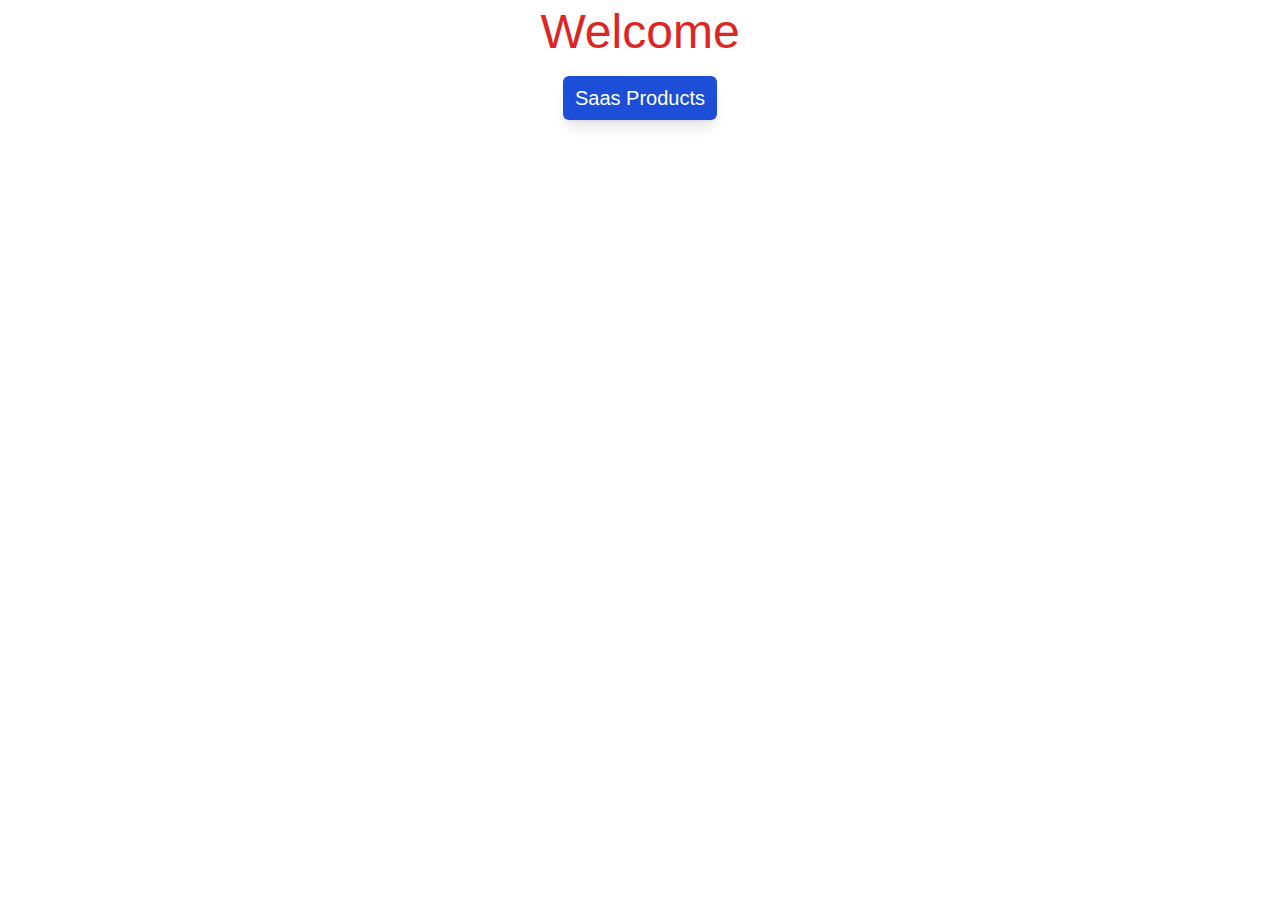
<file: index.html>
<!DOCTYPE html>
<html lang="en">
<head>
    <meta charset="UTF-8">
    <meta http-equiv="X-UA-Compatible" content="IE=edge">
    <meta name="viewport" content="width=device-width, initial-scale=1.0">
    <link rel="stylesheet" href="https://cdnjs.cloudflare.com/ajax/libs/font-awesome/6.3.0/css/all.min.css">
    <title>Landing page</title>
    <link rel="stylesheet" href="css/main.css">
</head>
<body>
    <main>
        <div class="bg-white p-2">
            <div class="flex justify-center">
                <div class="container text-center">
                    <h1 class="text-5xl text-red-600 mb-5">Welcome</h1>
                    <a class="display: inline-block shadow-lg rounded-md pt-2 pb-2 px-3 bg-blue-700 text-white font-light text-xl" href="products.html">Saas Products</a>
                </div>
            </div>
        </div>
    </main>
    <script src="script.js"></script>
</body>
</html>

<h1 class="text-6xl"></h1>
</file>
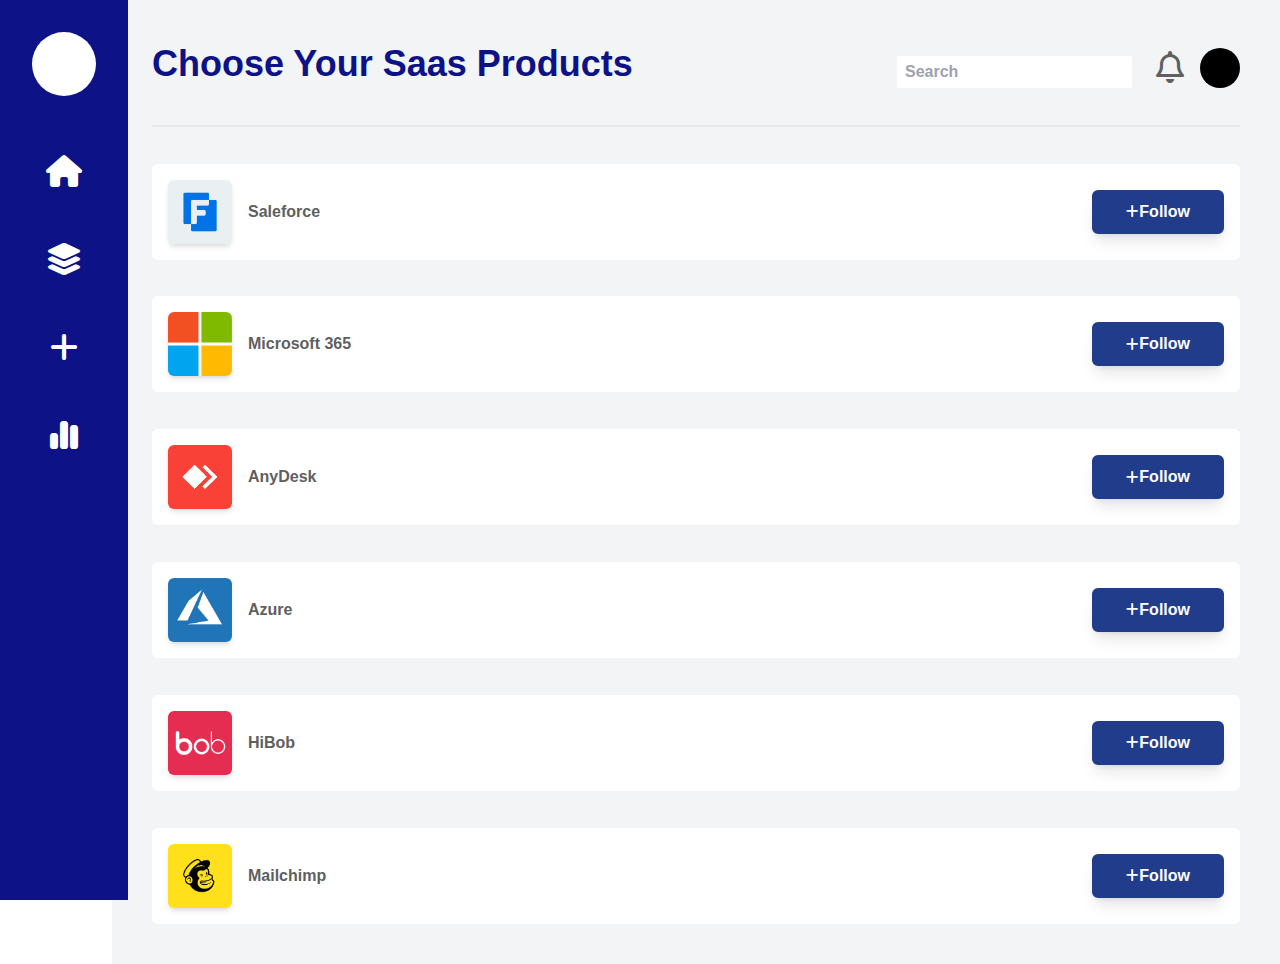
<file: products.html>
<!DOCTYPE html>
<html lang="en">
<head>
    <meta charset="UTF-8">
    <meta http-equiv="X-UA-Compatible" content="IE=edge">
    <meta name="viewport" content="width=device-width, initial-scale=1.0">
    <link rel="stylesheet" href="https://cdnjs.cloudflare.com/ajax/libs/font-awesome/6.3.0/css/all.min.css">
    <title>Saas Products Page</title>
    <link rel="stylesheet" href="css/main.css">
</head>
<body class="min-h-screen">
    <div class="wrapper">
        <div class="sidebar fixed top-0 bottom-0 left-0 p-2 text-center bg-sideBarColor max-w-[10rem]">
            <header>
                <nav class="p-6 flex flex-col items-center space-y-16">
                    <a class="rounded-full bg-white px-8 py-8" href="#"></a>
                    <a href="#"><i class="fa-sharp fa-solid fa-house fa-2xl" style="color: #ffffff;"></i></a>
                    <a href="#"><i class="fa-sharp fa-solid fa-layer-group fa-2xl" style="color: #ffffff;"></i></a>
                    <a href="#"><i class="fa-solid fa-plus fa-2xl" style="color: #ffffff;"></i></a>
                    <a href="#"><i class="fa-solid fa-chart-simple fa-2xl" style="color: #ffffff;"></i></a>
                </nav>
            </header>
        </div>
    
        <main class="content overflow-hidden">
            <div class="bg-gray-100 ml-28 p-10 space-y-[2.3rem]">
                <div class="font-medium flex lg:flex-row md:flex-row md:text-left md: xs:flex-col xs:text-center justify-between items-center bg-gray-100">
                    <div class="">
                        <h1 class="lg:text-4xl xs:text-2xl md:text-4xl font-semibold md:text-left sm:text-center text-sideBarColor">Choose Your Saas Products</h1>
                    </div>
                    <div class="flex lg:flex-row md:flex-row xs:flex-col items-center space-x-6 space-y-2">
                        <div>
                            <form class="mt-4" action="POST">
                                <input class="rounded-sm px-2 py-1 font-semibold" type="search" placeholder="Search" name="search" id="search">
                            </form>
                        </div>
                        
                        <div class="flex flex-row items-center space-x-4">
                            <a href="#"><i class="fa-regular fa-bell fa-2xl" style="color: #5f5f5f;"></i></a>
                            <a class="rounded-full bg-black px-5 py-5" href="#"></a>
                        </div>
                    </div>
                </div>
                <div class="border-b-2"></div>
                
                <div class="space-y-[2.3rem]">
                    <div class="flex bg-white rounded-md items-center justify-between p-4 xs:flex-col lg:flex-row md:flex-row">
                        <div class="flex space-x-4 lg:mb-0 xs:mb-4 items-center">
                            <img class="max-w-[4rem] rounded-md shadow-md" src="./images/saleforce.jpg" alt="">
                            <p class="text-base font-semibold text-paragraphColor">Saleforce</p>
                        </div>
                        <a href="#" class="follow-btn rounded-md py-2 px-8 bg-btnColor shadow-lg flex items-center border-2 border-btnColor">
                            <i class="fa-solid fa-plus fa-sm" style="color: #ffffff;"></i>
                            <p class="text-white font-semibold text-base">Follow</p>
                        </a>
                    </div>
    
                    <div class="flex bg-white rounded-md items-center justify-between p-4 xs:flex-col lg:flex-row md:flex-row">
                        <div class="flex space-x-4 lg:mb-0 xs:mb-4 items-center">
                            <img class="max-w-[4rem] rounded-md shadow-md" src="./images/microsoft.png" alt="">
                            <p class="text-base font-semibold text-paragraphColor">Microsoft 365</p>
                        </div>
                        <a href="#" class="follow-btn rounded-md py-2 px-8 bg-btnColor shadow-lg flex items-center border-2 border-btnColor">
                            <i class="fa-solid fa-plus fa-sm" style="color: #ffffff;"></i>
                            <p class="text-white font-semibold text-base">Follow</p>
                        </a>
                    </div>
    
                    <div class="flex bg-white rounded-md items-center justify-between p-4 xs:flex-col lg:flex-row md:flex-row">
                        <div class="flex space-x-4 lg:mb-0 xs:mb-4 items-center">
                            <img class="max-w-[4rem] rounded-md shadow-md" src="./images/anydesk.png" alt="">
                            <p class="text-base font-semibold text-paragraphColor">AnyDesk</p>
                        </div>
                        <a href="#" class="follow-btn rounded-md py-2 px-8 bg-btnColor shadow-lg flex items-center border-2 border-btnColor">
                            <i class="fa-solid fa-plus fa-sm" style="color: #ffffff;"></i>
                            <p class="text-white font-semibold text-base">Follow</p>
                        </a>
                    </div>
    
                    <div class="flex bg-white rounded-md items-center justify-between p-4 xs:flex-col lg:flex-row md:flex-row">
                        <div class="flex space-x-4 lg:mb-0 xs:mb-4 items-center">
                            <img class="max-w-[4rem] rounded-md shadow-md" src="./images/azure.jpg" alt="">
                            <p class="text-base font-semibold text-paragraphColor">Azure</p>
                        </div>
                        <a href="#" class="follow-btn rounded-md py-2 px-8 bg-btnColor shadow-lg flex items-center border-2 border-btnColor">
                            <i class="fa-solid fa-plus fa-sm" style="color: #ffffff;"></i>
                            <p class="text-white font-semibold text-base">Follow</p>
                        </a>
                    </div>
    
                    <div class="flex bg-white rounded-md items-center justify-between p-4 xs:flex-col lg:flex-row md:flex-row">
                        <div class="flex space-x-4 lg:mb-0 xs:mb-4 items-center">
                            <img class="max-w-[4rem] rounded-md shadow-md" src="./images/hibob.png" alt="">
                            <p class="text-base font-semibold text-paragraphColor">HiBob</p>
                        </div>
                        <a href="#" class="follow-btn rounded-md py-2 px-8 bg-btnColor shadow-lg flex items-center border-2 border-btnColor">
                            <i class="fa-solid fa-plus fa-sm" style="color: #ffffff;"></i>
                            <p class="text-white font-semibold text-base">Follow</p>
                        </a>
                    </div>
    
                    <div class="flex bg-white rounded-md items-center justify-between p-4 xs:flex-col lg:flex-row md:flex-row">
                        <div class="flex space-x-4 lg:mb-0 xs:mb-4 items-center">
                            <img class="max-w-[4rem] rounded-md shadow-md" src="./images/mailchimp.jpg" alt="">
                            <p class="text-base font-semibold text-paragraphColor">Mailchimp</p>
                        </div>
                        <a href="#" class="follow-btn rounded-md py-2 px-8 bg-btnColor shadow-lg flex items-center border-2 border-btnColor">
                            <i class="fa-solid fa-plus fa-sm" style="color: #ffffff;"></i>
                            <p class="text-white font-semibold text-base">Follow</p>
                        </a>
                    </div>
                </div>
            </div>
        </main>
    </div>
    <script src="script.js"></script>
</body>
</html>
</file>
<file: css/main.css>
/*
! tailwindcss v3.2.7 | MIT License | https://tailwindcss.com
*/

/*
1. Prevent padding and border from affecting element width. (https://github.com/mozdevs/cssremedy/issues/4)
2. Allow adding a border to an element by just adding a border-width. (https://github.com/tailwindcss/tailwindcss/pull/116)
*/

*,
::before,
::after {
  box-sizing: border-box;
  /* 1 */
  border-width: 0;
  /* 2 */
  border-style: solid;
  /* 2 */
  border-color: #e5e7eb;
  /* 2 */
}

::before,
::after {
  --tw-content: '';
}

/*
1. Use a consistent sensible line-height in all browsers.
2. Prevent adjustments of font size after orientation changes in iOS.
3. Use a more readable tab size.
4. Use the user's configured `sans` font-family by default.
5. Use the user's configured `sans` font-feature-settings by default.
*/

html {
  line-height: 1.5;
  /* 1 */
  -webkit-text-size-adjust: 100%;
  /* 2 */
  -moz-tab-size: 4;
  /* 3 */
  -o-tab-size: 4;
     tab-size: 4;
  /* 3 */
  font-family: ui-sans-serif, system-ui, -apple-system, BlinkMacSystemFont, "Segoe UI", Roboto, "Helvetica Neue", Arial, "Noto Sans", sans-serif, "Apple Color Emoji", "Segoe UI Emoji", "Segoe UI Symbol", "Noto Color Emoji";
  /* 4 */
  font-feature-settings: normal;
  /* 5 */
}

/*
1. Remove the margin in all browsers.
2. Inherit line-height from `html` so users can set them as a class directly on the `html` element.
*/

body {
  margin: 0;
  /* 1 */
  line-height: inherit;
  /* 2 */
}

/*
1. Add the correct height in Firefox.
2. Correct the inheritance of border color in Firefox. (https://bugzilla.mozilla.org/show_bug.cgi?id=190655)
3. Ensure horizontal rules are visible by default.
*/

hr {
  height: 0;
  /* 1 */
  color: inherit;
  /* 2 */
  border-top-width: 1px;
  /* 3 */
}

/*
Add the correct text decoration in Chrome, Edge, and Safari.
*/

abbr:where([title]) {
  -webkit-text-decoration: underline dotted;
          text-decoration: underline dotted;
}

/*
Remove the default font size and weight for headings.
*/

h1,
h2,
h3,
h4,
h5,
h6 {
  font-size: inherit;
  font-weight: inherit;
}

/*
Reset links to optimize for opt-in styling instead of opt-out.
*/

a {
  color: inherit;
  text-decoration: inherit;
}

/*
Add the correct font weight in Edge and Safari.
*/

b,
strong {
  font-weight: bolder;
}

/*
1. Use the user's configured `mono` font family by default.
2. Correct the odd `em` font sizing in all browsers.
*/

code,
kbd,
samp,
pre {
  font-family: ui-monospace, SFMono-Regular, Menlo, Monaco, Consolas, "Liberation Mono", "Courier New", monospace;
  /* 1 */
  font-size: 1em;
  /* 2 */
}

/*
Add the correct font size in all browsers.
*/

small {
  font-size: 80%;
}

/*
Prevent `sub` and `sup` elements from affecting the line height in all browsers.
*/

sub,
sup {
  font-size: 75%;
  line-height: 0;
  position: relative;
  vertical-align: baseline;
}

sub {
  bottom: -0.25em;
}

sup {
  top: -0.5em;
}

/*
1. Remove text indentation from table contents in Chrome and Safari. (https://bugs.chromium.org/p/chromium/issues/detail?id=999088, https://bugs.webkit.org/show_bug.cgi?id=201297)
2. Correct table border color inheritance in all Chrome and Safari. (https://bugs.chromium.org/p/chromium/issues/detail?id=935729, https://bugs.webkit.org/show_bug.cgi?id=195016)
3. Remove gaps between table borders by default.
*/

table {
  text-indent: 0;
  /* 1 */
  border-color: inherit;
  /* 2 */
  border-collapse: collapse;
  /* 3 */
}

/*
1. Change the font styles in all browsers.
2. Remove the margin in Firefox and Safari.
3. Remove default padding in all browsers.
*/

button,
input,
optgroup,
select,
textarea {
  font-family: inherit;
  /* 1 */
  font-size: 100%;
  /* 1 */
  font-weight: inherit;
  /* 1 */
  line-height: inherit;
  /* 1 */
  color: inherit;
  /* 1 */
  margin: 0;
  /* 2 */
  padding: 0;
  /* 3 */
}

/*
Remove the inheritance of text transform in Edge and Firefox.
*/

button,
select {
  text-transform: none;
}

/*
1. Correct the inability to style clickable types in iOS and Safari.
2. Remove default button styles.
*/

button,
[type='button'],
[type='reset'],
[type='submit'] {
  -webkit-appearance: button;
  /* 1 */
  background-color: transparent;
  /* 2 */
  background-image: none;
  /* 2 */
}

/*
Use the modern Firefox focus style for all focusable elements.
*/

:-moz-focusring {
  outline: auto;
}

/*
Remove the additional `:invalid` styles in Firefox. (https://github.com/mozilla/gecko-dev/blob/2f9eacd9d3d995c937b4251a5557d95d494c9be1/layout/style/res/forms.css#L728-L737)
*/

:-moz-ui-invalid {
  box-shadow: none;
}

/*
Add the correct vertical alignment in Chrome and Firefox.
*/

progress {
  vertical-align: baseline;
}

/*
Correct the cursor style of increment and decrement buttons in Safari.
*/

::-webkit-inner-spin-button,
::-webkit-outer-spin-button {
  height: auto;
}

/*
1. Correct the odd appearance in Chrome and Safari.
2. Correct the outline style in Safari.
*/

[type='search'] {
  -webkit-appearance: textfield;
  /* 1 */
  outline-offset: -2px;
  /* 2 */
}

/*
Remove the inner padding in Chrome and Safari on macOS.
*/

::-webkit-search-decoration {
  -webkit-appearance: none;
}

/*
1. Correct the inability to style clickable types in iOS and Safari.
2. Change font properties to `inherit` in Safari.
*/

::-webkit-file-upload-button {
  -webkit-appearance: button;
  /* 1 */
  font: inherit;
  /* 2 */
}

/*
Add the correct display in Chrome and Safari.
*/

summary {
  display: list-item;
}

/*
Removes the default spacing and border for appropriate elements.
*/

blockquote,
dl,
dd,
h1,
h2,
h3,
h4,
h5,
h6,
hr,
figure,
p,
pre {
  margin: 0;
}

fieldset {
  margin: 0;
  padding: 0;
}

legend {
  padding: 0;
}

ol,
ul,
menu {
  list-style: none;
  margin: 0;
  padding: 0;
}

/*
Prevent resizing textareas horizontally by default.
*/

textarea {
  resize: vertical;
}

/*
1. Reset the default placeholder opacity in Firefox. (https://github.com/tailwindlabs/tailwindcss/issues/3300)
2. Set the default placeholder color to the user's configured gray 400 color.
*/

input::-moz-placeholder, textarea::-moz-placeholder {
  opacity: 1;
  /* 1 */
  color: #9ca3af;
  /* 2 */
}

input::placeholder,
textarea::placeholder {
  opacity: 1;
  /* 1 */
  color: #9ca3af;
  /* 2 */
}

/*
Set the default cursor for buttons.
*/

button,
[role="button"] {
  cursor: pointer;
}

/*
Make sure disabled buttons don't get the pointer cursor.
*/

:disabled {
  cursor: default;
}

/*
1. Make replaced elements `display: block` by default. (https://github.com/mozdevs/cssremedy/issues/14)
2. Add `vertical-align: middle` to align replaced elements more sensibly by default. (https://github.com/jensimmons/cssremedy/issues/14#issuecomment-634934210)
   This can trigger a poorly considered lint error in some tools but is included by design.
*/

img,
svg,
video,
canvas,
audio,
iframe,
embed,
object {
  display: block;
  /* 1 */
  vertical-align: middle;
  /* 2 */
}

/*
Constrain images and videos to the parent width and preserve their intrinsic aspect ratio. (https://github.com/mozdevs/cssremedy/issues/14)
*/

img,
video {
  max-width: 100%;
  height: auto;
}

/* Make elements with the HTML hidden attribute stay hidden by default */

[hidden] {
  display: none;
}

body {
  font-family: 'Be Vietnam Pro', sans-serif;
}

*, ::before, ::after {
  --tw-border-spacing-x: 0;
  --tw-border-spacing-y: 0;
  --tw-translate-x: 0;
  --tw-translate-y: 0;
  --tw-rotate: 0;
  --tw-skew-x: 0;
  --tw-skew-y: 0;
  --tw-scale-x: 1;
  --tw-scale-y: 1;
  --tw-pan-x:  ;
  --tw-pan-y:  ;
  --tw-pinch-zoom:  ;
  --tw-scroll-snap-strictness: proximity;
  --tw-ordinal:  ;
  --tw-slashed-zero:  ;
  --tw-numeric-figure:  ;
  --tw-numeric-spacing:  ;
  --tw-numeric-fraction:  ;
  --tw-ring-inset:  ;
  --tw-ring-offset-width: 0px;
  --tw-ring-offset-color: #fff;
  --tw-ring-color: rgb(59 130 246 / 0.5);
  --tw-ring-offset-shadow: 0 0 #0000;
  --tw-ring-shadow: 0 0 #0000;
  --tw-shadow: 0 0 #0000;
  --tw-shadow-colored: 0 0 #0000;
  --tw-blur:  ;
  --tw-brightness:  ;
  --tw-contrast:  ;
  --tw-grayscale:  ;
  --tw-hue-rotate:  ;
  --tw-invert:  ;
  --tw-saturate:  ;
  --tw-sepia:  ;
  --tw-drop-shadow:  ;
  --tw-backdrop-blur:  ;
  --tw-backdrop-brightness:  ;
  --tw-backdrop-contrast:  ;
  --tw-backdrop-grayscale:  ;
  --tw-backdrop-hue-rotate:  ;
  --tw-backdrop-invert:  ;
  --tw-backdrop-opacity:  ;
  --tw-backdrop-saturate:  ;
  --tw-backdrop-sepia:  ;
}

::backdrop {
  --tw-border-spacing-x: 0;
  --tw-border-spacing-y: 0;
  --tw-translate-x: 0;
  --tw-translate-y: 0;
  --tw-rotate: 0;
  --tw-skew-x: 0;
  --tw-skew-y: 0;
  --tw-scale-x: 1;
  --tw-scale-y: 1;
  --tw-pan-x:  ;
  --tw-pan-y:  ;
  --tw-pinch-zoom:  ;
  --tw-scroll-snap-strictness: proximity;
  --tw-ordinal:  ;
  --tw-slashed-zero:  ;
  --tw-numeric-figure:  ;
  --tw-numeric-spacing:  ;
  --tw-numeric-fraction:  ;
  --tw-ring-inset:  ;
  --tw-ring-offset-width: 0px;
  --tw-ring-offset-color: #fff;
  --tw-ring-color: rgb(59 130 246 / 0.5);
  --tw-ring-offset-shadow: 0 0 #0000;
  --tw-ring-shadow: 0 0 #0000;
  --tw-shadow: 0 0 #0000;
  --tw-shadow-colored: 0 0 #0000;
  --tw-blur:  ;
  --tw-brightness:  ;
  --tw-contrast:  ;
  --tw-grayscale:  ;
  --tw-hue-rotate:  ;
  --tw-invert:  ;
  --tw-saturate:  ;
  --tw-sepia:  ;
  --tw-drop-shadow:  ;
  --tw-backdrop-blur:  ;
  --tw-backdrop-brightness:  ;
  --tw-backdrop-contrast:  ;
  --tw-backdrop-grayscale:  ;
  --tw-backdrop-hue-rotate:  ;
  --tw-backdrop-invert:  ;
  --tw-backdrop-opacity:  ;
  --tw-backdrop-saturate:  ;
  --tw-backdrop-sepia:  ;
}

.container {
  width: 100%;
}

@media (min-width: 320px) {
  .container {
    max-width: 320px;
  }
}

@media (min-width: 425px) {
  .container {
    max-width: 425px;
  }
}

@media (min-width: 768px) {
  .container {
    max-width: 768px;
  }
}

@media (min-width: 1024px) {
  .container {
    max-width: 1024px;
  }
}

@media (min-width: 1280px) {
  .container {
    max-width: 1280px;
  }
}

.fixed {
  position: fixed;
}

.bottom-0 {
  bottom: 0px;
}

.left-0 {
  left: 0px;
}

.top-0 {
  top: 0px;
}

.mb-5 {
  margin-bottom: 1.25rem;
}

.ml-28 {
  margin-left: 7rem;
}

.mt-4 {
  margin-top: 1rem;
}

.mb-10 {
  margin-bottom: 2.5rem;
}

.mb-4 {
  margin-bottom: 1rem;
}

.block {
  display: block;
}

.inline-block {
  display: inline-block;
}

.flex {
  display: flex;
}

.grid {
  display: grid;
}

.min-h-screen {
  min-height: 100vh;
}

.w-full {
  width: 100%;
}

.w-1\/2 {
  width: 50%;
}

.max-w-\[10rem\] {
  max-width: 10rem;
}

.max-w-\[4rem\] {
  max-width: 4rem;
}

.max-w-full {
  max-width: 100%;
}

.max-w-\[30rem\] {
  max-width: 30rem;
}

.flex-row {
  flex-direction: row;
}

.flex-col {
  flex-direction: column;
}

.flex-col-reverse {
  flex-direction: column-reverse;
}

.place-content-center {
  place-content: center;
}

.items-center {
  align-items: center;
}

.justify-center {
  justify-content: center;
}

.justify-between {
  justify-content: space-between;
}

.space-x-4 > :not([hidden]) ~ :not([hidden]) {
  --tw-space-x-reverse: 0;
  margin-right: calc(1rem * var(--tw-space-x-reverse));
  margin-left: calc(1rem * calc(1 - var(--tw-space-x-reverse)));
}

.space-x-6 > :not([hidden]) ~ :not([hidden]) {
  --tw-space-x-reverse: 0;
  margin-right: calc(1.5rem * var(--tw-space-x-reverse));
  margin-left: calc(1.5rem * calc(1 - var(--tw-space-x-reverse)));
}

.space-y-16 > :not([hidden]) ~ :not([hidden]) {
  --tw-space-y-reverse: 0;
  margin-top: calc(4rem * calc(1 - var(--tw-space-y-reverse)));
  margin-bottom: calc(4rem * var(--tw-space-y-reverse));
}

.space-y-2 > :not([hidden]) ~ :not([hidden]) {
  --tw-space-y-reverse: 0;
  margin-top: calc(0.5rem * calc(1 - var(--tw-space-y-reverse)));
  margin-bottom: calc(0.5rem * var(--tw-space-y-reverse));
}

.space-y-\[2\.3rem\] > :not([hidden]) ~ :not([hidden]) {
  --tw-space-y-reverse: 0;
  margin-top: calc(2.3rem * calc(1 - var(--tw-space-y-reverse)));
  margin-bottom: calc(2.3rem * var(--tw-space-y-reverse));
}

.space-y-6 > :not([hidden]) ~ :not([hidden]) {
  --tw-space-y-reverse: 0;
  margin-top: calc(1.5rem * calc(1 - var(--tw-space-y-reverse)));
  margin-bottom: calc(1.5rem * var(--tw-space-y-reverse));
}

.space-y-4 > :not([hidden]) ~ :not([hidden]) {
  --tw-space-y-reverse: 0;
  margin-top: calc(1rem * calc(1 - var(--tw-space-y-reverse)));
  margin-bottom: calc(1rem * var(--tw-space-y-reverse));
}

.overflow-hidden {
  overflow: hidden;
}

.rounded-full {
  border-radius: 9999px;
}

.rounded-md {
  border-radius: 0.375rem;
}

.rounded-sm {
  border-radius: 0.125rem;
}

.border-2 {
  border-width: 2px;
}

.border-b-2 {
  border-bottom-width: 2px;
}

.border-btnColor {
  --tw-border-opacity: 1;
  border-color: rgb(33 60 139 / var(--tw-border-opacity));
}

.bg-black {
  --tw-bg-opacity: 1;
  background-color: rgb(0 0 0 / var(--tw-bg-opacity));
}

.bg-blue-700 {
  --tw-bg-opacity: 1;
  background-color: rgb(29 78 216 / var(--tw-bg-opacity));
}

.bg-btnColor {
  --tw-bg-opacity: 1;
  background-color: rgb(33 60 139 / var(--tw-bg-opacity));
}

.bg-gray-100 {
  --tw-bg-opacity: 1;
  background-color: rgb(243 244 246 / var(--tw-bg-opacity));
}

.bg-sideBarColor {
  --tw-bg-opacity: 1;
  background-color: rgb(13 18 135 / var(--tw-bg-opacity));
}

.bg-white {
  --tw-bg-opacity: 1;
  background-color: rgb(255 255 255 / var(--tw-bg-opacity));
}

.p-10 {
  padding: 2.5rem;
}

.p-2 {
  padding: 0.5rem;
}

.p-4 {
  padding: 1rem;
}

.p-6 {
  padding: 1.5rem;
}

.px-2 {
  padding-left: 0.5rem;
  padding-right: 0.5rem;
}

.px-3 {
  padding-left: 0.75rem;
  padding-right: 0.75rem;
}

.px-5 {
  padding-left: 1.25rem;
  padding-right: 1.25rem;
}

.px-8 {
  padding-left: 2rem;
  padding-right: 2rem;
}

.py-1 {
  padding-top: 0.25rem;
  padding-bottom: 0.25rem;
}

.py-2 {
  padding-top: 0.5rem;
  padding-bottom: 0.5rem;
}

.py-5 {
  padding-top: 1.25rem;
  padding-bottom: 1.25rem;
}

.py-8 {
  padding-top: 2rem;
  padding-bottom: 2rem;
}

.pb-2 {
  padding-bottom: 0.5rem;
}

.pt-2 {
  padding-top: 0.5rem;
}

.text-center {
  text-align: center;
}

.text-5xl {
  font-size: 3rem;
  line-height: 1;
}

.text-6xl {
  font-size: 3.75rem;
  line-height: 1;
}

.text-base {
  font-size: 1rem;
  line-height: 1.5rem;
}

.text-xl {
  font-size: 1.25rem;
  line-height: 1.75rem;
}

.font-light {
  font-weight: 300;
}

.font-medium {
  font-weight: 500;
}

.font-semibold {
  font-weight: 600;
}

.text-paragraphColor {
  --tw-text-opacity: 1;
  color: rgb(95 95 95 / var(--tw-text-opacity));
}

.text-red-600 {
  --tw-text-opacity: 1;
  color: rgb(220 38 38 / var(--tw-text-opacity));
}

.text-sideBarColor {
  --tw-text-opacity: 1;
  color: rgb(13 18 135 / var(--tw-text-opacity));
}

.text-white {
  --tw-text-opacity: 1;
  color: rgb(255 255 255 / var(--tw-text-opacity));
}

.shadow-lg {
  --tw-shadow: 0 10px 15px -3px rgb(0 0 0 / 0.1), 0 4px 6px -4px rgb(0 0 0 / 0.1);
  --tw-shadow-colored: 0 10px 15px -3px var(--tw-shadow-color), 0 4px 6px -4px var(--tw-shadow-color);
  box-shadow: var(--tw-ring-offset-shadow, 0 0 #0000), var(--tw-ring-shadow, 0 0 #0000), var(--tw-shadow);
}

.shadow-md {
  --tw-shadow: 0 4px 6px -1px rgb(0 0 0 / 0.1), 0 2px 4px -2px rgb(0 0 0 / 0.1);
  --tw-shadow-colored: 0 4px 6px -1px var(--tw-shadow-color), 0 2px 4px -2px var(--tw-shadow-color);
  box-shadow: var(--tw-ring-offset-shadow, 0 0 #0000), var(--tw-ring-shadow, 0 0 #0000), var(--tw-shadow);
}

.shadow-sm {
  --tw-shadow: 0 1px 2px 0 rgb(0 0 0 / 0.05);
  --tw-shadow-colored: 0 1px 2px 0 var(--tw-shadow-color);
  box-shadow: var(--tw-ring-offset-shadow, 0 0 #0000), var(--tw-ring-shadow, 0 0 #0000), var(--tw-shadow);
}

@media (min-width: 320px) {
  .xs\:mb-4 {
    margin-bottom: 1rem;
  }

  .xs\:flex-col {
    flex-direction: column;
  }

  .xs\:flex-col-reverse {
    flex-direction: column-reverse;
  }

  .xs\:space-y-4 > :not([hidden]) ~ :not([hidden]) {
    --tw-space-y-reverse: 0;
    margin-top: calc(1rem * calc(1 - var(--tw-space-y-reverse)));
    margin-bottom: calc(1rem * var(--tw-space-y-reverse));
  }

  .xs\:p-20 {
    padding: 5rem;
  }

  .xs\:text-center {
    text-align: center;
  }

  .xs\:text-2xl {
    font-size: 1.5rem;
    line-height: 2rem;
  }
}

@media (min-width: 425px) {
  .sm\:text-center {
    text-align: center;
  }
}

@media (min-width: 768px) {
  .md\:flex-row {
    flex-direction: row;
  }

  .md\:text-left {
    text-align: left;
  }

  .md\:text-4xl {
    font-size: 2.25rem;
    line-height: 2.5rem;
  }
}

@media (min-width: 1024px) {
  .lg\:mb-0 {
    margin-bottom: 0px;
  }

  .lg\:flex-row {
    flex-direction: row;
  }

  .lg\:p-10 {
    padding: 2.5rem;
  }

  .lg\:text-4xl {
    font-size: 2.25rem;
    line-height: 2.5rem;
  }
}
</file>
